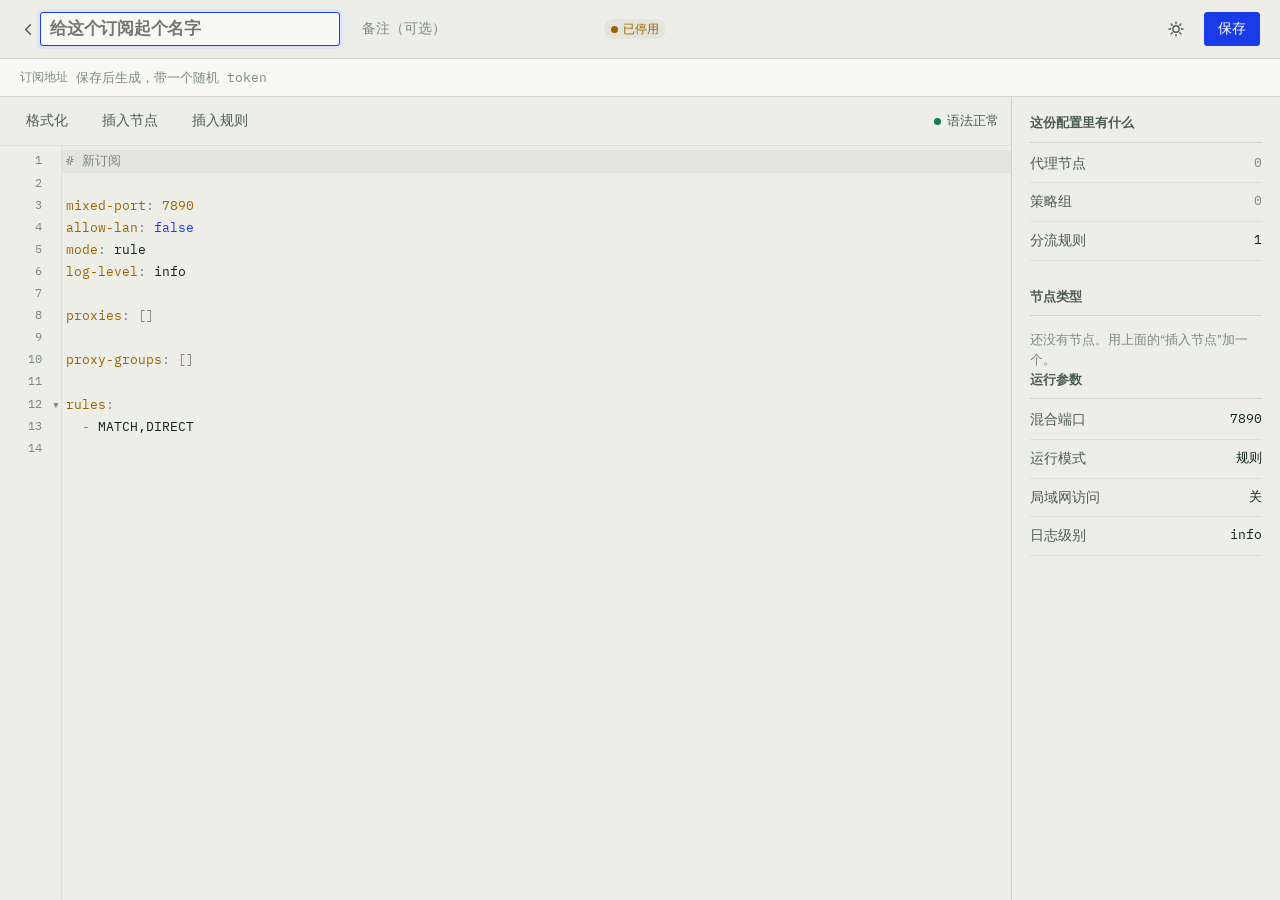
<file: web/editor.html>
<!doctype html>
<html lang="zh-CN" data-theme="light">
<head>
<meta charset="utf-8">
<meta name="viewport" content="width=device-width, initial-scale=1, viewport-fit=cover">
<title>编辑订阅 · clash-sub</title>
<link rel="preconnect" href="https://fonts.googleapis.com">
<link rel="preconnect" href="https://fonts.gstatic.com" crossorigin>
<link href="https://fonts.googleapis.com/css2?family=Archivo:wght@400;500;600;700&family=IBM+Plex+Mono:wght@400;500;600&display=swap" rel="stylesheet">
<link rel="stylesheet" href="assets/vendor/codemirror.min.css">
<link rel="stylesheet" href="assets/vendor/lint.min.css">
<link rel="stylesheet" href="assets/vendor/foldgutter.min.css">
<link rel="stylesheet" href="assets/app.css">
</head>
<body>

<div class="edit" id="shell">

  <header class="edithead">
    <a class="back" href="index.html" aria-label="返回订阅列表">
      <svg width="17" height="17" viewBox="0 0 17 17" fill="none" aria-hidden="true">
        <path d="M10.4 3.8L5.7 8.5l4.7 4.7" stroke="currentColor" stroke-width="1.5" stroke-linecap="round" stroke-linejoin="round"/>
      </svg>
    </a>

    <input class="nameinput" id="name" aria-label="订阅名称" placeholder="给这个订阅起个名字" maxlength="60">
    <input class="noteinput" id="note" aria-label="备注" placeholder="备注（可选）" maxlength="120">
    <button class="tag tag--draft" type="button" id="status" title="启用后订阅地址才可访问">
      <span class="dot dot--draft"></span>草稿
    </button>

    <span class="spacer"></span>

    <button class="iconbtn" type="button" data-theme-toggle aria-label="切换外观">
      <svg data-icon-light width="16" height="16" viewBox="0 0 16 16" fill="none" aria-hidden="true">
        <circle cx="8" cy="8" r="3.2" stroke="currentColor" stroke-width="1.4"/>
        <path d="M8 1v1.6M8 13.4V15M15 8h-1.6M2.6 8H1M12.9 3.1l-1.1 1.1M4.2 11.8l-1.1 1.1M12.9 12.9l-1.1-1.1M4.2 4.2L3.1 3.1" stroke="currentColor" stroke-width="1.4" stroke-linecap="round"/>
      </svg>
      <svg data-icon-dark width="16" height="16" viewBox="0 0 16 16" fill="none" aria-hidden="true" hidden>
        <path d="M13.4 9.6A5.8 5.8 0 016.4 2.6a5.9 5.9 0 107 7z" stroke="currentColor" stroke-width="1.4" stroke-linejoin="round"/>
      </svg>
    </button>
    <button class="btn btn--primary desktoponly" type="button" id="save">保存</button>
  </header>

  <div class="linkbar" id="linkbar">
    <span class="lbl">订阅地址</span>
    <code style="color:var(--ink-3)">保存后生成，带一个随机 token</code>
  </div>

  <div class="paneswitch" role="tablist" aria-label="视图">
    <button type="button" role="tab" aria-selected="true" data-pane-btn="code">编辑</button>
    <button type="button" role="tab" aria-selected="false" data-pane-btn="side">概览</button>
  </div>

  <div class="workspace">

    <section class="pane pane--code">
      <div class="cmbar">
        <button class="btn btn--quiet" type="button" id="fmt">格式化</button>
        <button class="btn btn--quiet" type="button" data-snip="proxy">插入节点</button>
        <button class="btn btn--quiet" type="button" data-snip="rule">插入规则</button>
        <span class="spacer"></span>
        <span class="state" id="state1"><span class="dot dot--live"></span><span>语法正常</span></span>
      </div>
      <div class="editorbox"><textarea id="yaml"></textarea></div>
    </section>

    <!-- Recomputed from the document on every keystroke. Not decoration:
         this is what the client will actually receive. -->
    <aside class="pane pane--side readout" aria-label="配置概览">
      <h2>这份配置里有什么</h2>
      <dl>
        <dt>代理节点</dt><dd id="c-proxies">0</dd>
        <dt>策略组</dt><dd id="c-groups">0</dd>
        <dt>分流规则</dt><dd id="c-rules">0</dd>
      </dl>

      <h2>节点类型</h2>
      <div class="bars" id="types"></div>

      <h2>运行参数</h2>
      <dl>
        <dt>混合端口</dt><dd id="c-port">—</dd>
        <dt>运行模式</dt><dd id="c-mode">—</dd>
        <dt>局域网访问</dt><dd id="c-lan">—</dd>
        <dt>日志级别</dt><dd id="c-log">—</dd>
      </dl>

      <div class="problem" id="problem" hidden>
        <span id="problemtext"></span>
        <code id="problemwhere"></code>
      </div>
    </aside>

  </div>

  <div class="savebar">
    <span class="state" id="state2"><span class="dot dot--live"></span><span>语法正常</span></span>
    <button class="btn btn--primary" type="button" id="save2">保存</button>
  </div>

</div>

<!-- 重新生成 token -->
<div class="scrim" id="dlg-token" hidden role="dialog" aria-modal="true" aria-labelledby="tokhead">
  <div class="dialog">
    <h2 id="tokhead">重新生成订阅地址？</h2>
    <p>会换一个新 token。旧地址马上失效，已经导入旧地址的客户端需要重新添加。</p>
    <div class="acts">
      <button class="btn" type="button" data-close data-autofocus>取消</button>
      <button class="btn btn--primary" type="button" id="tokok">重新生成</button>
    </div>
  </div>
</div>

<script src="assets/vendor/js-yaml.min.js"></script>
<script src="assets/vendor/codemirror.min.js"></script>
<script src="assets/vendor/yaml.min.js"></script>
<script src="assets/vendor/matchbrackets.min.js"></script>
<script src="assets/vendor/active-line.min.js"></script>
<script src="assets/vendor/foldcode.min.js"></script>
<script src="assets/vendor/foldgutter.min.js"></script>
<script src="assets/vendor/indent-fold.min.js"></script>
<script src="assets/vendor/lint.min.js"></script>
<script src="assets/app.js"></script>
<script>
(function () {
  'use strict';

  var qs = new URLSearchParams(location.search);
  var id = qs.get('id');
  var isNew = !id;

  var BLANK = [
    '# 新订阅',
    '',
    'mixed-port: 7890',
    'allow-lan: false',
    'mode: rule',
    'log-level: info',
    '',
    'proxies: []',
    '',
    'proxy-groups: []',
    '',
    'rules:',
    '  - MATCH,DIRECT',
    ''
  ].join('\n');

  /* ---- 语法检查 ---------------------------------------------------------- */

  /* Single source of truth. The lint addon runs on its own 500ms timer, so
     nothing else may read its result — everyone parses through here. */
  function parse(text) {
    if (!text.trim()) return { doc: {}, err: null };
    try {
      return { doc: jsyaml.load(text), err: null };
    } catch (e) {
      return {
        doc: null,
        err: {
          line: e.mark && typeof e.mark.line === 'number' ? e.mark.line : 0,
          col: e.mark && typeof e.mark.column === 'number' ? e.mark.column : 0,
          reason: e.reason || e.message
        }
      };
    }
  }

  function lint(text) {
    var err = parse(text).err;
    if (!err) return [];
    return [{
      from: CodeMirror.Pos(err.line, err.col),
      to: CodeMirror.Pos(err.line, err.col + 1),
      message: err.reason,
      severity: 'error'
    }];
  }

  /* ---- 编辑器 ------------------------------------------------------------ */

  var cm = CodeMirror.fromTextArea(document.getElementById('yaml'), {
    mode: 'yaml',
    theme: 'manifest',
    lineNumbers: true,
    lineWrapping: false,
    indentUnit: 2,
    tabSize: 2,
    indentWithTabs: false,
    smartIndent: true,
    matchBrackets: true,
    styleActiveLine: true,
    foldGutter: { rangeFinder: CodeMirror.fold.indent },
    gutters: ['CodeMirror-lint-markers', 'CodeMirror-linenumbers', 'CodeMirror-foldgutter'],
    lint: { getAnnotations: lint, async: false, lintOnChange: true },
    extraKeys: {
      Tab: function (c) { c.execCommand('indentMore'); },
      'Shift-Tab': function (c) { c.execCommand('indentLess'); },
      'Ctrl-S': function () { save(); },
      'Cmd-S': function () { save(); }
    }
  });

  /* ---- 概览：随输入重算 --------------------------------------------------- */

  var el = {
    proxies: document.getElementById('c-proxies'),
    groups: document.getElementById('c-groups'),
    rules: document.getElementById('c-rules'),
    port: document.getElementById('c-port'),
    mode: document.getElementById('c-mode'),
    lan: document.getElementById('c-lan'),
    log: document.getElementById('c-log'),
    types: document.getElementById('types'),
    problem: document.getElementById('problem'),
    problemText: document.getElementById('problemtext'),
    problemWhere: document.getElementById('problemwhere')
  };

  var MODE = { rule: '规则', global: '全局', direct: '直连' };

  function num(node, v) {
    node.textContent = v;
    node.classList.toggle('zero', v === 0 || v === '—');
  }

  function readout() {
    var res = parse(cm.getValue());
    var err = res.err;

    document.querySelectorAll('.state').forEach(function (s) {
      s.classList.toggle('bad', !!err);
      var d = s.querySelector('.dot');
      d.className = 'dot ' + (err ? '' : 'dot--live');
      d.style.background = err ? 'var(--red)' : '';
      s.querySelector('span:last-child').textContent =
        err ? '第 ' + (err.line + 1) + ' 行有错' : '语法正常';
    });

    if (err) {
      el.problem.hidden = false;
      el.problemText.textContent = 'YAML 还没读通，下面的数字停在上一次能读懂的内容。';
      el.problemWhere.textContent = '第 ' + (err.line + 1) + ' 行：' + err.reason;
      return;
    }
    el.problem.hidden = true;

    var doc = res.doc;
    if (!doc || typeof doc !== 'object') doc = {};

    var proxies = Array.isArray(doc.proxies) ? doc.proxies : [];
    var groups = Array.isArray(doc['proxy-groups']) ? doc['proxy-groups'] : [];
    var rules = Array.isArray(doc.rules) ? doc.rules : [];

    num(el.proxies, proxies.length);
    num(el.groups, groups.length);
    num(el.rules, rules.length);

    var port = doc['mixed-port'] || doc.port || doc['socks-port'];
    num(el.port, port || '—');
    num(el.mode, MODE[String(doc.mode || '').toLowerCase()] || doc.mode || '—');
    num(el.lan, doc['allow-lan'] === true ? '开' : doc['allow-lan'] === false ? '关' : '—');
    num(el.log, doc['log-level'] || '—');

    /* 节点类型分布 */
    var tally = {};
    proxies.forEach(function (p) {
      var t = (p && p.type ? String(p.type) : '未知').toLowerCase();
      tally[t] = (tally[t] || 0) + 1;
    });
    var keys = Object.keys(tally).sort(function (a, b) { return tally[b] - tally[a]; });
    var max = keys.length ? tally[keys[0]] : 1;

    if (!keys.length) {
      el.types.innerHTML = '<p class="hint" style="margin:8px 0 0">还没有节点。用上面的“插入节点”加一个。</p>';
      return;
    }
    el.types.innerHTML = keys.map(function (k) {
      return '<div class="bar"><span class="n">' + k + '</span><span class="n">' + tally[k] + '</span>' +
             '<span class="track"><i style="width:' + Math.round(tally[k] / max * 100) + '%"></i></span></div>';
    }).join('');
  }

  /* ---- 工具条 ------------------------------------------------------------ */

  document.getElementById('fmt').addEventListener('click', function () {
    var res = parse(cm.getValue());
    if (res.err) {
      window.toast('先修好第 ' + (res.err.line + 1) + ' 行的语法错误', 'error');
      return;
    }
    var at = cm.getCursor();
    cm.setValue(jsyaml.dump(res.doc, { indent: 2, lineWidth: 100, noRefs: true, sortKeys: false }));
    cm.setCursor(at);
    window.toast('已格式化');
  });

  var SNIPPETS = {
    proxy: [
      '  - name: 新节点',
      '    type: ss',
      '    server: example.net',
      '    port: 8443',
      '    cipher: aes-256-gcm',
      '    password: "REPLACE_ME"',
      ''
    ].join('\n'),
    rule: '  - DOMAIN-SUFFIX,example.com,DIRECT\n'
  };

  document.querySelectorAll('[data-snip]').forEach(function (b) {
    b.addEventListener('click', function () {
      var text = SNIPPETS[b.getAttribute('data-snip')];
      var line = cm.getCursor().line;
      cm.replaceRange(text, CodeMirror.Pos(line + 1, 0));
      cm.setCursor(CodeMirror.Pos(line + 1, 4));
      cm.focus();
    });
  });

  /* ---- 状态 -------------------------------------------------------------- */

  var nameEl = document.getElementById('name');
  var noteEl = document.getElementById('note');
  var statusEl = document.getElementById('status');
  var token = null;
  var enabled = false;
  var dirty = false;
  var ready = false;

  function paintStatus() {
    if (dirty) {
      statusEl.className = 'tag tag--draft';
      statusEl.innerHTML = '<span class="dot dot--draft"></span>未保存';
      statusEl.title = '有改动还没保存';
      return;
    }
    statusEl.className = enabled ? 'tag tag--live' : 'tag tag--draft';
    statusEl.innerHTML = enabled
      ? '<span class="dot dot--live"></span>已启用'
      : '<span class="dot dot--draft"></span>已停用';
    statusEl.title = enabled ? '点击停用，订阅地址将返回 404' : '点击启用，订阅地址才可访问';
  }

  function markDirty() {
    if (!ready || dirty) return;
    dirty = true;
    paintStatus();
  }

  function setToken(tok) {
    token = tok;
    var url = location.origin + '/subscribe?token=' + tok;
    document.getElementById('linkbar').innerHTML =
      '<span class="lbl">订阅地址</span>' +
      '<code>' + location.origin + '/subscribe?token=<b>' + tok + '</b></code>' +
      '<button class="minibtn" type="button" data-copy="' + url + '">复制</button>' +
      '<button class="minibtn" type="button" data-open="dlg-token">重新生成</button>';
  }

  /* 点状态标签直接启用 / 停用（已保存的订阅才有意义） */
  statusEl.addEventListener('click', function () {
    if (isNew && !token) { window.toast('先保存，再决定要不要启用', 'error'); return; }
    if (dirty) { window.toast('先保存改动', 'error'); return; }
    var want = !enabled;
    api('PATCH', '/api/subscriptions/' + id, { enabled: want }).then(function (it) {
      enabled = it.enabled;
      paintStatus();
      window.toast(enabled ? '已启用，订阅地址可以访问了' : '已停用，订阅地址暂时返回 404');
    }).catch(function (e) { window.toast(e.message, 'error'); });
  });

  /* ---- 保存 -------------------------------------------------------------- */

  function save() {
    var err = parse(cm.getValue()).err;
    if (err) { window.toast('第 ' + (err.line + 1) + ' 行还有语法错误，先修好再保存', 'error'); return; }

    var name = nameEl.value.trim();
    if (!name) { window.toast('给这个订阅起个名字', 'error'); nameEl.focus(); return; }

    var body = { name: name, note: noteEl.value.trim(), content: cm.getValue() };
    var req = id
      ? api('PUT', '/api/subscriptions/' + id, body)
      : api('POST', '/api/subscriptions', body);

    [document.getElementById('save'), document.getElementById('save2')].forEach(function (b) { b.disabled = true; });

    req.then(function (it) {
      var first = !id;
      id = String(it.id);
      isNew = false;
      enabled = it.enabled;
      dirty = false;
      paintStatus();

      if (it.token !== token) setToken(it.token);

      if (first) {
        history.replaceState(null, '', 'editor.html?id=' + id);
        document.title = name + ' · clash-sub';
        window.toast('已保存，订阅地址已生成');
      } else {
        window.toast('已保存');
      }
    }).catch(function (e) {
      window.toast(e.message, 'error');
    }).then(function () {
      [document.getElementById('save'), document.getElementById('save2')].forEach(function (b) { b.disabled = false; });
    });
  }

  document.getElementById('save').addEventListener('click', save);
  document.getElementById('save2').addEventListener('click', save);
  nameEl.addEventListener('input', markDirty);
  noteEl.addEventListener('input', markDirty);

  var t;
  cm.on('change', function () {
    clearTimeout(t);
    t = setTimeout(readout, 140);
    markDirty();
  });

  /* ---- token ------------------------------------------------------------- */

  document.getElementById('tokok').addEventListener('click', function () {
    var btn = this;
    btn.disabled = true;
    api('POST', '/api/subscriptions/' + id + '/token').then(function (it) {
      setToken(it.token);
      window.toast('已生成新的订阅地址');
    }).catch(function (e) {
      window.toast(e.message, 'error');
    }).then(function () {
      btn.disabled = false;
      window.closeDialog('dlg-token');
    });
  });

  /* ---- 装载 -------------------------------------------------------------- */

  function boot(sub) {
    if (sub) {
      nameEl.value = sub.name;
      noteEl.value = sub.note || '';
      enabled = sub.enabled;
      cm.setValue(sub.content || '');   // omitempty drops an empty document
      setToken(sub.token);
      document.title = sub.name + ' · clash-sub';
    } else {
      document.title = '新建订阅 · clash-sub';
      cm.setValue(BLANK);
      setTimeout(function () { nameEl.focus(); }, 60);
    }
    ready = true;
    paintStatus();
    readout();
    cm.refresh();
  }

  if (isNew) {
    boot(null);
  } else {
    api('GET', '/api/subscriptions/' + id)
      .then(boot)
      .catch(function (e) {
        window.toast(e.message || '这条订阅不存在', 'error');
        setTimeout(function () { location.replace('index.html'); }, 1200);
      });
  }

  /* ---- H5 视图切换 -------------------------------------------------------- */

  document.querySelectorAll('[data-pane-btn]').forEach(function (b) {
    b.addEventListener('click', function () {
      document.querySelectorAll('[data-pane-btn]').forEach(function (o) {
        o.setAttribute('aria-selected', String(o === b));
      });
      document.getElementById('shell').setAttribute('data-pane', b.getAttribute('data-pane-btn'));
      if (b.getAttribute('data-pane-btn') === 'code') setTimeout(function () { cm.refresh(); }, 0);
    });
  });

  window.addEventListener('beforeunload', function (e) {
    if (!dirty) return;
    e.preventDefault();
    e.returnValue = '';
  });
})();
</script>
</body>
</html>
</file>
<file: web/assets/app.css>
@charset "utf-8";

/* ==========================================================================
   clash-sub — 订阅管理
   Two-ink technical print: pale sage stock, pine ink, riso blue.
   Structure is expressed with indent guides, the way YAML expresses it.
   ========================================================================== */

:root {
  --paper:      #edeee8;
  --paper-2:    #f7f8f4;
  --paper-3:    #e3e5dc;
  --ink:        #10231d;
  --ink-2:      #4a5c55;
  --ink-3:      #7b8a83;
  --rule:       #cfd4cb;
  --rule-2:     #dee1d8;

  --blue:       #1a3ce8;
  --blue-ink:   #12299e;
  --blue-wash:  #e0e4fb;
  --green:      #0e7c55;
  --green-wash: #dceee5;
  --red:        #c1301a;
  --red-wash:   #f7e0da;
  --amber:      #9a6300;

  --sans: "Archivo", "PingFang SC", "Hiragino Sans GB", "Microsoft YaHei", system-ui, sans-serif;
  --mono: "IBM Plex Mono", ui-monospace, "SF Mono", Menlo, "PingFang SC", monospace;

  --r-sm: 3px;
  --r-md: 6px;

  --bar-h: 52px;
  color-scheme: light;
}

[data-theme="dark"] {
  --paper:      #0d1512;
  --paper-2:    #141d19;
  --paper-3:    #1b2621;
  --ink:        #e7ece6;
  --ink-2:      #9dada6;
  --ink-3:      #6c7d76;
  --rule:       #253129;
  --rule-2:     #1d2823;

  --blue:       #8b9bff;
  --blue-ink:   #b3bcff;
  --blue-wash:  #1c2450;
  --green:      #4fc494;
  --green-wash: #123328;
  --red:        #f08167;
  --red-wash:   #3a1a14;
  --amber:      #d6a04a;
  color-scheme: dark;
}

* { box-sizing: border-box; }

/* Author-level, because class rules that set `display` outrank the UA sheet. */
[hidden] { display: none !important; }

html, body { height: 100%; }

body {
  margin: 0;
  background: var(--paper);
  color: var(--ink);
  font-family: var(--sans);
  font-size: 15px;
  line-height: 1.55;
  -webkit-font-smoothing: antialiased;
  text-rendering: optimizeLegibility;
}

h1, h2, h3, p, ul, ol, dl, dd, figure { margin: 0; }
ul, ol { padding: 0; list-style: none; }

a { color: var(--blue); text-decoration: none; }
a:hover { text-decoration: underline; text-underline-offset: 3px; }

:focus-visible {
  outline: 2px solid var(--blue);
  outline-offset: 2px;
  border-radius: 2px;
}

::selection { background: var(--blue-wash); color: var(--ink); }

.mono { font-family: var(--mono); font-variant-ligatures: none; }
.num  { font-family: var(--mono); font-size: .8125rem; font-variant-numeric: tabular-nums; }
.sr   { position: absolute; width: 1px; height: 1px; overflow: hidden; clip: rect(0 0 0 0); white-space: nowrap; }

/* ---------------------------------------------------------------- controls */

.btn {
  font: 500 .875rem/1 var(--sans);
  display: inline-flex;
  align-items: center;
  gap: 7px;
  height: 34px;
  padding: 0 13px;
  border: 1px solid var(--rule);
  border-radius: var(--r-sm);
  background: var(--paper-2);
  color: var(--ink);
  cursor: pointer;
  white-space: nowrap;
  transition: border-color .12s, background-color .12s;
}
.btn:hover { border-color: var(--ink-3); text-decoration: none; }
.btn:active { background: var(--paper-3); }
.btn[disabled] { opacity: .45; pointer-events: none; }

.btn--primary {
  background: var(--blue);
  border-color: var(--blue);
  color: #fff;
}
.btn--primary:hover { background: var(--blue-ink); border-color: var(--blue-ink); }
[data-theme="dark"] .btn--primary { color: #0d1512; }

.btn--danger { color: var(--red); }
.btn--danger:hover { border-color: var(--red); background: var(--red-wash); }

.btn--quiet { background: transparent; border-color: transparent; color: var(--ink-2); }
.btn--quiet:hover { background: var(--paper-3); border-color: transparent; color: var(--ink); }

.btn--lg { height: 42px; padding: 0 18px; font-size: .9375rem; }
.btn--block { width: 100%; justify-content: center; }

.btn svg { flex: none; }

.field { display: block; }
.field > .label {
  display: block;
  font-size: .8125rem;
  font-weight: 500;
  color: var(--ink-2);
  margin-bottom: 6px;
}
.input {
  font: 400 .9375rem/1.4 var(--sans);
  display: block;
  width: 100%;
  height: 40px;
  padding: 0 12px;
  border: 1px solid var(--rule);
  border-radius: var(--r-sm);
  background: var(--paper-2);
  color: var(--ink);
  transition: border-color .12s;
}
.input::placeholder { color: var(--ink-3); }
.input:hover { border-color: var(--ink-3); }
.input:focus { outline: none; border-color: var(--blue); box-shadow: 0 0 0 3px var(--blue-wash); }
.input[aria-invalid="true"] { border-color: var(--red); }

.hint { font-size: .8125rem; color: var(--ink-3); margin-top: 6px; }
.hint--error { color: var(--red); }

.check { display: flex; align-items: center; gap: 8px; font-size: .875rem; color: var(--ink-2); cursor: pointer; }
.check input { width: 15px; height: 15px; accent-color: var(--blue); margin: 0; }

/* status dot -------------------------------------------------------------- */

.dot {
  width: 7px; height: 7px; border-radius: 50%;
  background: var(--ink-3);
  flex: none;
}
.dot--live { background: var(--green); }
.dot--draft { background: var(--amber); }

.tag {
  font: 500 .75rem/1 var(--sans);
  display: inline-flex; align-items: center; gap: 5px;
  height: 20px; padding: 0 7px;
  border-radius: 10px;
  background: var(--paper-3);
  color: var(--ink-2);
}
.tag--live { background: var(--green-wash); color: var(--green); }
.tag--draft { background: var(--paper-3); color: var(--amber); }

button.tag { border: 0; font-family: inherit; cursor: pointer; }
button.tag:hover { filter: brightness(.96); }
[data-theme="dark"] button.tag:hover { filter: brightness(1.25); }

/* ------------------------------------------------------------------ topbar */

.topbar {
  position: sticky; top: 0; z-index: 40;
  display: flex; align-items: center; gap: 14px;
  height: var(--bar-h);
  padding: 0 20px;
  background: var(--paper);
  border-bottom: 1px solid var(--rule);
}

.brand { display: flex; align-items: center; gap: 9px; color: var(--ink); }
.brand:hover { text-decoration: none; }
.brand .glyph { color: var(--blue); flex: none; }
.brand .word {
  font-family: var(--mono);
  font-size: .875rem;
  font-weight: 600;
  letter-spacing: -.01em;
}

.topbar .spacer { flex: 1; }

.iconbtn {
  display: inline-flex; align-items: center; justify-content: center;
  width: 32px; height: 32px;
  border: 0; border-radius: var(--r-sm);
  background: transparent; color: var(--ink-2);
  cursor: pointer;
}
.iconbtn:hover { background: var(--paper-3); color: var(--ink); }

.who { display: flex; align-items: center; gap: 8px; font-size: .875rem; color: var(--ink-2); }
.who .avatar {
  width: 26px; height: 26px; border-radius: 50%;
  background: var(--ink); color: var(--paper);
  display: grid; place-items: center;
  font: 600 .75rem/1 var(--mono);
  flex: none;
}

/* -------------------------------------------------------------------- page */

.page { max-width: 1120px; margin: 0 auto; padding: 34px 20px 72px; }

.pagehead {
  display: flex; align-items: flex-end; gap: 14px;
  flex-wrap: wrap;
  margin-bottom: 22px;
}
.pagehead h1 {
  font-size: 1.75rem;
  font-weight: 600;
  letter-spacing: -.022em;
  line-height: 1.15;
}
.pagehead .count { font-family: var(--mono); font-size: .875rem; color: var(--ink-3); padding-bottom: 5px; }
.pagehead .spacer { flex: 1; }

.toolrow { display: flex; align-items: center; gap: 10px; margin-bottom: 4px; }
.search { position: relative; flex: 1; max-width: 300px; }
.search .input { height: 34px; padding-left: 32px; font-size: .875rem; }
.search svg { position: absolute; left: 10px; top: 9px; color: var(--ink-3); pointer-events: none; }

/* ---------------------------------------------------- the list, as a tree
   Each row hangs off a hairline guide with a fold tick — the fold gutter of
   an editor, reused as the page's structure. Nested facts sit one step in. */

.tree { border-top: 1px solid var(--rule); }

.node {
  position: relative;
  display: grid;
  grid-template-columns: 26px minmax(0, 1fr) 78px 78px 118px auto;
  align-items: start;
  column-gap: 16px;
  padding: 15px 0 15px;
  border-bottom: 1px solid var(--rule-2);
}
.node:hover { background: var(--paper-2); }
.node:hover .guide::before { background: var(--blue); }

.guide { position: relative; align-self: stretch; }
.guide::before {                        /* vertical stem */
  content: ""; position: absolute;
  left: 11px; top: 0; bottom: 0;
  width: 1px; background: var(--rule);
  transition: background-color .12s;
}
.guide::after {                         /* the fold tick */
  content: ""; position: absolute;
  left: 11px; top: 10px;
  width: 9px; height: 1px; background: var(--rule);
}

.node .title { display: flex; align-items: center; gap: 9px; min-width: 0; }
.node .title a {
  font-size: 1rem; font-weight: 600; letter-spacing: -.012em;
  color: var(--ink); min-width: 0;
  overflow: hidden; text-overflow: ellipsis; white-space: nowrap;
}
.node .title a:hover { color: var(--blue); text-decoration: none; }

.node .note { font-size: .8125rem; color: var(--ink-3); margin-top: 2px; }

/* one indent deeper: the machine text */
.sub {
  display: flex; align-items: center; gap: 6px;
  margin-top: 9px; padding-left: 14px;
  position: relative;
  min-width: 0;
}
.sub::before {
  content: ""; position: absolute; left: 0; top: 3px; bottom: 3px;
  width: 1px; background: var(--rule-2);
}
.url {
  font-family: var(--mono); font-size: .75rem;
  color: var(--ink-2);
  overflow: hidden; text-overflow: ellipsis; white-space: nowrap;
  min-width: 0;
}
.url b { font-weight: 500; color: var(--blue); }

.minibtn {
  font: 500 .6875rem/1 var(--sans);
  height: 21px; padding: 0 7px; flex: none;
  border: 1px solid var(--rule); border-radius: var(--r-sm);
  background: var(--paper-2); color: var(--ink-2);
  cursor: pointer;
}
.minibtn:hover { border-color: var(--ink-3); color: var(--ink); }

.node .metric { font-family: var(--mono); font-size: .8125rem; font-variant-numeric: tabular-nums; padding-top: 3px; }
.node .metric span { display: block; font-family: var(--sans); font-size: .6875rem; color: var(--ink-3); margin-top: 1px; }
.node .metric.zero { color: var(--ink-3); }
.node .when { font-size: .8125rem; color: var(--ink-3); padding-top: 3px; }
.node .acts { display: flex; align-items: center; gap: 2px; }

/* empty state */
.empty { padding: 64px 26px; text-align: left; border-bottom: 1px solid var(--rule-2); }
.empty h2 { font-size: 1.0625rem; font-weight: 600; margin-bottom: 5px; }
.empty p { color: var(--ink-2); font-size: .9375rem; max-width: 46ch; margin-bottom: 16px; }

/* ------------------------------------------------------------------ dialog */

.scrim {
  position: fixed; inset: 0; z-index: 90;
  background: rgba(16, 35, 29, .38);
  display: grid; place-items: center;
  padding: 20px;
}
[data-theme="dark"] .scrim { background: rgba(0, 0, 0, .6); }
.scrim[hidden] { display: none; }

.dialog {
  width: 100%; max-width: 420px;
  background: var(--paper-2);
  border: 1px solid var(--rule);
  border-radius: var(--r-md);
  box-shadow: 0 18px 44px -14px rgba(16, 35, 29, .34);
  padding: 22px;
}
.dialog h2 { font-size: 1.0625rem; font-weight: 600; letter-spacing: -.012em; margin-bottom: 7px; }
.dialog p { font-size: .9375rem; color: var(--ink-2); }
.dialog .acts { display: flex; justify-content: flex-end; gap: 8px; margin-top: 20px; }

.qr {
  display: grid; place-items: center;
  padding: 18px; margin-top: 16px;
  background: #fff; border: 1px solid var(--rule); border-radius: var(--r-sm);
}
.qr canvas, .qr img { display: block; }

/* ------------------------------------------------------------------- toast */

.toast {
  position: fixed; left: 20px; bottom: 20px; z-index: 120;
  display: flex; align-items: center; gap: 9px;
  padding: 10px 15px;
  background: var(--ink); color: var(--paper);
  border-radius: var(--r-sm);
  font-size: .875rem;
  box-shadow: 0 10px 26px -10px rgba(16, 35, 29, .5);
  transform: translateY(8px); opacity: 0;
  pointer-events: none;
  transition: opacity .16s, transform .16s;
}
.toast[data-show="1"] { opacity: 1; transform: none; }
.toast .dot--live { background: #5fd6a4; }

/* ==========================================================================
   Login
   ========================================================================== */

/* Centred, no card, no shadow: the paper stock is the background. The only
   ornament is the same hairline guide the subscription list hangs off. */
.signin {
  min-height: 100dvh;
  display: grid;
  place-items: center;
  padding: 40px 20px;
}
.signin .card { width: 100%; max-width: 324px; }

.signin .brand { margin-bottom: 28px; }

.signin h1 {
  font-size: 1.625rem; font-weight: 600;
  letter-spacing: -.024em; line-height: 1.2;
  margin-bottom: 6px;
}
.signin .lede { color: var(--ink-2); font-size: .9375rem; margin-bottom: 24px; }
.signin .field { margin-bottom: 14px; }
.signin .row { display: flex; align-items: center; justify-content: space-between; margin: 16px 0 20px; }

.signin .footline {
  margin-top: 26px; padding-top: 16px;
  border-top: 1px solid var(--rule);
  font-size: .8125rem; color: var(--ink-3);
}

.alert {
  display: flex; gap: 9px;
  padding: 10px 12px; margin-bottom: 18px;
  background: var(--red-wash);
  border-left: 2px solid var(--red);
  border-radius: 0 var(--r-sm) var(--r-sm) 0;
  font-size: .875rem; color: var(--ink);
}
.alert svg { flex: none; color: var(--red); margin-top: 2px; }

/* ==========================================================================
   Editor
   ========================================================================== */

.edit { display: flex; flex-direction: column; height: 100vh; }

.edithead {
  display: flex; align-items: center; gap: 12px;
  padding: 12px 20px;
  border-bottom: 1px solid var(--rule);
  flex-wrap: wrap;
}
.edithead .back { display: inline-flex; align-items: center; color: var(--ink-2); }
.edithead .back:hover { color: var(--ink); text-decoration: none; }

.nameinput {
  font: 600 1.0625rem/1.3 var(--sans);
  letter-spacing: -.014em;
  border: 1px solid transparent;
  background: transparent; color: var(--ink);
  padding: 5px 9px; margin-left: -9px;
  border-radius: var(--r-sm);
  width: min(300px, 42vw);
}
.nameinput:hover { border-color: var(--rule); }
.nameinput:focus { outline: none; border-color: var(--blue); background: var(--paper-2); box-shadow: 0 0 0 3px var(--blue-wash); }

.noteinput {
  font: 400 .875rem/1.4 var(--sans);
  border: 1px solid transparent;
  background: transparent; color: var(--ink-2);
  padding: 5px 9px;
  border-radius: var(--r-sm);
  width: min(240px, 30vw);
}
.noteinput::placeholder { color: var(--ink-3); }
.noteinput:hover { border-color: var(--rule); }
.noteinput:focus { outline: none; border-color: var(--blue); background: var(--paper-2); color: var(--ink); box-shadow: 0 0 0 3px var(--blue-wash); }

.edithead .spacer { flex: 1; }

.linkbar {
  display: flex; align-items: center; gap: 8px;
  padding: 9px 20px;
  background: var(--paper-2);
  border-bottom: 1px solid var(--rule);
  overflow-x: auto;
}
.linkbar .lbl { font-size: .75rem; color: var(--ink-3); flex: none; }
.linkbar code {
  font-family: var(--mono); font-size: .78125rem;
  color: var(--ink); white-space: nowrap;
}
.linkbar code b { font-weight: 500; color: var(--blue); }

.workspace { flex: 1; display: grid; grid-template-columns: minmax(0, 1fr) 268px; min-height: 0; }

.pane { display: flex; flex-direction: column; min-height: 0; min-width: 0; }
.pane--code { border-right: 1px solid var(--rule); }

.cmbar {
  display: flex; align-items: center; gap: 6px;
  padding: 7px 12px;
  border-bottom: 1px solid var(--rule-2);
  flex-wrap: wrap;
}
.cmbar .spacer { flex: 1; }
.cmbar .state { display: flex; align-items: center; gap: 6px; font-size: .78125rem; color: var(--ink-2); }
.cmbar .state.bad { color: var(--red); }

.editorbox { flex: 1; min-height: 0; position: relative; }
.editorbox .CodeMirror { position: absolute; inset: 0; }

/* right column: the parsed manifest, recomputed while typing */
.readout { overflow-y: auto; padding: 16px 18px 40px; }
.readout h2 {
  font-size: .8125rem; font-weight: 600; color: var(--ink-2);
  padding-bottom: 8px; margin-bottom: 2px;
  border-bottom: 1px solid var(--rule);
}
.readout h2 + h2, .readout dl + h2 { margin-top: 26px; }

.readout dl { display: grid; grid-template-columns: 1fr auto; }
.readout dt, .readout dd {
  padding: 8px 0; border-bottom: 1px solid var(--rule-2);
  font-size: .875rem;
}
.readout dt { color: var(--ink-2); }
.readout dd {
  font-family: var(--mono); font-size: .8125rem;
  font-variant-numeric: tabular-nums; text-align: right; color: var(--ink);
}
.readout dd.zero { color: var(--ink-3); }

.bars { margin-top: 4px; }
.bars .bar { display: grid; grid-template-columns: 1fr auto; align-items: center; gap: 10px; padding: 7px 0; }
.bars .bar .n { font-family: var(--mono); font-size: .78125rem; color: var(--ink-2); }
.bars .track { grid-column: 1 / -1; height: 3px; background: var(--paper-3); border-radius: 2px; overflow: hidden; }
.bars .track i { display: block; height: 100%; background: var(--blue); }

.problem {
  margin-top: 12px; padding: 10px 12px;
  background: var(--red-wash);
  border-left: 2px solid var(--red);
  font-size: .8125rem; color: var(--ink);
}
.problem code { font-family: var(--mono); font-size: .75rem; display: block; margin-top: 4px; color: var(--red); }

/* mobile tab switch, hidden on desktop */
.paneswitch { display: none; }

/* ---------------------------------------------------- CodeMirror: manifest */

.CodeMirror {
  height: 100% !important;
  font-family: var(--mono);
  font-size: 13px;
  line-height: 1.7;
  background: var(--paper);
  color: var(--ink);
}
.cm-s-manifest .CodeMirror-gutters {
  background: var(--paper);
  border-right: 1px solid var(--rule-2);
}
.cm-s-manifest .CodeMirror-linenumber { color: var(--ink-3); font-size: 11.5px; padding-right: 10px; }
.cm-s-manifest .CodeMirror-cursor { border-left: 2px solid var(--blue); }
.cm-s-manifest .CodeMirror-activeline-background { background: var(--paper-3); }
.cm-s-manifest .CodeMirror-selected { background: var(--blue-wash) !important; }
.cm-s-manifest .CodeMirror-matchingbracket { color: var(--blue) !important; border-bottom: 1px solid var(--blue); }

.cm-s-manifest .cm-atom { color: var(--amber); }
.cm-s-manifest .cm-number { color: var(--amber); }
.cm-s-manifest .cm-keyword { color: var(--blue); }
.cm-s-manifest .cm-string { color: var(--green); }
.cm-s-manifest .cm-comment { color: var(--ink-3); font-style: normal; }
.cm-s-manifest .cm-meta { color: var(--ink-3); }
.cm-s-manifest .cm-def, .cm-s-manifest .cm-variable-2 { color: var(--blue); }

.cm-s-manifest .CodeMirror-foldmarker {
  color: var(--blue); text-shadow: none; font-family: var(--mono);
  font-size: 11px; padding: 0 4px;
}
.cm-s-manifest .CodeMirror-guttermarker-subtle { color: var(--ink-3); }
.CodeMirror-lint-marker-error { filter: none; }

/* ==========================================================================
   H5 / responsive
   ========================================================================== */

@media (max-width: 960px) {
  .workspace { grid-template-columns: 1fr; }
  .pane--code { border-right: 0; }
  .pane--side { display: none; border-top: 1px solid var(--rule); }

  .paneswitch {
    display: flex; gap: 4px;
    padding: 8px 14px;
    border-bottom: 1px solid var(--rule);
  }
  .paneswitch button {
    font: 500 .875rem/1 var(--sans);
    flex: 1; height: 32px;
    border: 1px solid var(--rule); border-radius: var(--r-sm);
    background: transparent; color: var(--ink-2); cursor: pointer;
  }
  .paneswitch button[aria-selected="true"] { background: var(--ink); border-color: var(--ink); color: var(--paper); }

  [data-pane="side"] .pane--code { display: none; }
  [data-pane="side"] .pane--side { display: flex; }
}

@media (max-width: 760px) {
  .signin { padding: 34px 18px 48px; align-items: start; }
  .signin .card { max-width: 380px; }

  .page { padding: 22px 14px 60px; }
  .topbar { padding: 0 14px; gap: 10px; }
  .who .name { display: none; }

  .pagehead h1 { font-size: 1.5rem; }
  .search { max-width: none; }

  /* the tree collapses: guide stays, columns stack */
  .node {
    grid-template-columns: 22px minmax(0, 1fr);
    row-gap: 0;
    padding: 14px 0;
  }
  .node > .metric, .node > .when { display: none; }
  .node .acts { grid-column: 2; margin-top: 11px; gap: 6px; }
  .node .acts .btn { height: 30px; font-size: .8125rem; }
  .node .mobilemeta {          /* nested inside the title cell, not a grid item */
    display: flex; gap: 12px;
    margin-top: 8px;
    font-family: var(--mono); font-size: .75rem; color: var(--ink-3);
  }

  .edithead { padding: 10px 14px; gap: 8px; }
  .nameinput { font-size: 1rem; width: 100%; order: 3; margin-left: 0; padding-left: 0; }
  .noteinput { width: 100%; order: 4; padding-left: 0; }
  .linkbar { padding: 8px 14px; }
  .toast { left: 14px; right: 14px; bottom: 14px; }
  .dialog { padding: 18px; }
}

@media (min-width: 761px) { .node .mobilemeta { display: none; } }

/* sticky save bar on phones — the one action you came for */
.savebar { display: none; }
@media (max-width: 960px) {
  .savebar {
    display: flex; align-items: center; gap: 10px;
    padding: 10px 14px calc(10px + env(safe-area-inset-bottom));
    border-top: 1px solid var(--rule);
    background: var(--paper);
  }
  .savebar .state { flex: 1; font-size: .78125rem; color: var(--ink-2); display: flex; align-items: center; gap: 6px; }
  .savebar .state.bad { color: var(--red); }
  .edithead .desktoponly { display: none; }
}

@media (prefers-reduced-motion: reduce) {
  *, *::before, *::after {
    animation-duration: .001ms !important;
    animation-iteration-count: 1 !important;
    transition-duration: .001ms !important;
  }
}
</file>
<file: web/assets/vendor/codemirror.min.css>
.CodeMirror{font-family:monospace;height:300px;color:#000;direction:ltr}.CodeMirror-lines{padding:4px 0}.CodeMirror pre.CodeMirror-line,.CodeMirror pre.CodeMirror-line-like{padding:0 4px}.CodeMirror-gutter-filler,.CodeMirror-scrollbar-filler{background-color:#fff}.CodeMirror-gutters{border-right:1px solid #ddd;background-color:#f7f7f7;white-space:nowrap}.CodeMirror-linenumber{padding:0 3px 0 5px;min-width:20px;text-align:right;color:#999;white-space:nowrap}.CodeMirror-guttermarker{color:#000}.CodeMirror-guttermarker-subtle{color:#999}.CodeMirror-cursor{border-left:1px solid #000;border-right:none;width:0}.CodeMirror div.CodeMirror-secondarycursor{border-left:1px solid silver}.cm-fat-cursor .CodeMirror-cursor{width:auto;border:0!important;background:#7e7}.cm-fat-cursor div.CodeMirror-cursors{z-index:1}.cm-fat-cursor .CodeMirror-line::selection,.cm-fat-cursor .CodeMirror-line>span::selection,.cm-fat-cursor .CodeMirror-line>span>span::selection{background:0 0}.cm-fat-cursor .CodeMirror-line::-moz-selection,.cm-fat-cursor .CodeMirror-line>span::-moz-selection,.cm-fat-cursor .CodeMirror-line>span>span::-moz-selection{background:0 0}.cm-fat-cursor{caret-color:transparent}@-moz-keyframes blink{50%{background-color:transparent}}@-webkit-keyframes blink{50%{background-color:transparent}}@keyframes blink{50%{background-color:transparent}}.cm-tab{display:inline-block;text-decoration:inherit}.CodeMirror-rulers{position:absolute;left:0;right:0;top:-50px;bottom:0;overflow:hidden}.CodeMirror-ruler{border-left:1px solid #ccc;top:0;bottom:0;position:absolute}.cm-s-default .cm-header{color:#00f}.cm-s-default .cm-quote{color:#090}.cm-negative{color:#d44}.cm-positive{color:#292}.cm-header,.cm-strong{font-weight:700}.cm-em{font-style:italic}.cm-link{text-decoration:underline}.cm-strikethrough{text-decoration:line-through}.cm-s-default .cm-keyword{color:#708}.cm-s-default .cm-atom{color:#219}.cm-s-default .cm-number{color:#164}.cm-s-default .cm-def{color:#00f}.cm-s-default .cm-variable-2{color:#05a}.cm-s-default .cm-type,.cm-s-default .cm-variable-3{color:#085}.cm-s-default .cm-comment{color:#a50}.cm-s-default .cm-string{color:#a11}.cm-s-default .cm-string-2{color:#f50}.cm-s-default .cm-meta{color:#555}.cm-s-default .cm-qualifier{color:#555}.cm-s-default .cm-builtin{color:#30a}.cm-s-default .cm-bracket{color:#997}.cm-s-default .cm-tag{color:#170}.cm-s-default .cm-attribute{color:#00c}.cm-s-default .cm-hr{color:#999}.cm-s-default .cm-link{color:#00c}.cm-s-default .cm-error{color:red}.cm-invalidchar{color:red}.CodeMirror-composing{border-bottom:2px solid}div.CodeMirror span.CodeMirror-matchingbracket{color:#0b0}div.CodeMirror span.CodeMirror-nonmatchingbracket{color:#a22}.CodeMirror-matchingtag{background:rgba(255,150,0,.3)}.CodeMirror-activeline-background{background:#e8f2ff}.CodeMirror{position:relative;overflow:hidden;background:#fff}.CodeMirror-scroll{overflow:scroll!important;margin-bottom:-50px;margin-right:-50px;padding-bottom:50px;height:100%;outline:0;position:relative;z-index:0}.CodeMirror-sizer{position:relative;border-right:50px solid transparent}.CodeMirror-gutter-filler,.CodeMirror-hscrollbar,.CodeMirror-scrollbar-filler,.CodeMirror-vscrollbar{position:absolute;z-index:6;display:none;outline:0}.CodeMirror-vscrollbar{right:0;top:0;overflow-x:hidden;overflow-y:scroll}.CodeMirror-hscrollbar{bottom:0;left:0;overflow-y:hidden;overflow-x:scroll}.CodeMirror-scrollbar-filler{right:0;bottom:0}.CodeMirror-gutter-filler{left:0;bottom:0}.CodeMirror-gutters{position:absolute;left:0;top:0;min-height:100%;z-index:3}.CodeMirror-gutter{white-space:normal;height:100%;display:inline-block;vertical-align:top;margin-bottom:-50px}.CodeMirror-gutter-wrapper{position:absolute;z-index:4;background:0 0!important;border:none!important}.CodeMirror-gutter-background{position:absolute;top:0;bottom:0;z-index:4}.CodeMirror-gutter-elt{position:absolute;cursor:default;z-index:4}.CodeMirror-gutter-wrapper ::selection{background-color:transparent}.CodeMirror-gutter-wrapper ::-moz-selection{background-color:transparent}.CodeMirror-lines{cursor:text;min-height:1px}.CodeMirror pre.CodeMirror-line,.CodeMirror pre.CodeMirror-line-like{-moz-border-radius:0;-webkit-border-radius:0;border-radius:0;border-width:0;background:0 0;font-family:inherit;font-size:inherit;margin:0;white-space:pre;word-wrap:normal;line-height:inherit;color:inherit;z-index:2;position:relative;overflow:visible;-webkit-tap-highlight-color:transparent;-webkit-font-variant-ligatures:contextual;font-variant-ligatures:contextual}.CodeMirror-wrap pre.CodeMirror-line,.CodeMirror-wrap pre.CodeMirror-line-like{word-wrap:break-word;white-space:pre-wrap;word-break:normal}.CodeMirror-linebackground{position:absolute;left:0;right:0;top:0;bottom:0;z-index:0}.CodeMirror-linewidget{position:relative;z-index:2;padding:.1px}.CodeMirror-rtl pre{direction:rtl}.CodeMirror-code{outline:0}.CodeMirror-gutter,.CodeMirror-gutters,.CodeMirror-linenumber,.CodeMirror-scroll,.CodeMirror-sizer{-moz-box-sizing:content-box;box-sizing:content-box}.CodeMirror-measure{position:absolute;width:100%;height:0;overflow:hidden;visibility:hidden}.CodeMirror-cursor{position:absolute;pointer-events:none}.CodeMirror-measure pre{position:static}div.CodeMirror-cursors{visibility:hidden;position:relative;z-index:3}div.CodeMirror-dragcursors{visibility:visible}.CodeMirror-focused div.CodeMirror-cursors{visibility:visible}.CodeMirror-selected{background:#d9d9d9}.CodeMirror-focused .CodeMirror-selected{background:#d7d4f0}.CodeMirror-crosshair{cursor:crosshair}.CodeMirror-line::selection,.CodeMirror-line>span::selection,.CodeMirror-line>span>span::selection{background:#d7d4f0}.CodeMirror-line::-moz-selection,.CodeMirror-line>span::-moz-selection,.CodeMirror-line>span>span::-moz-selection{background:#d7d4f0}.cm-searching{background-color:#ffa;background-color:rgba(255,255,0,.4)}.cm-force-border{padding-right:.1px}@media print{.CodeMirror div.CodeMirror-cursors{visibility:hidden}}.cm-tab-wrap-hack:after{content:''}span.CodeMirror-selectedtext{background:0 0}
</file>
<file: web/assets/vendor/lint.min.css>
.CodeMirror-lint-markers{width:16px}.CodeMirror-lint-tooltip{background-color:#ffd;border:1px solid #000;border-radius:4px 4px 4px 4px;color:#000;font-family:monospace;font-size:10pt;overflow:hidden;padding:2px 5px;position:fixed;white-space:pre;white-space:pre-wrap;z-index:100;max-width:600px;opacity:0;transition:opacity .4s;-moz-transition:opacity .4s;-webkit-transition:opacity .4s;-o-transition:opacity .4s;-ms-transition:opacity .4s}.CodeMirror-lint-mark{background-position:left bottom;background-repeat:repeat-x}.CodeMirror-lint-mark-warning{background-image:url([data-uri])}.CodeMirror-lint-mark-error{background-image:url([data-uri])}.CodeMirror-lint-marker{background-position:center center;background-repeat:no-repeat;cursor:pointer;display:inline-block;height:16px;width:16px;vertical-align:middle;position:relative}.CodeMirror-lint-message{padding-left:18px;background-position:top left;background-repeat:no-repeat}.CodeMirror-lint-marker-warning,.CodeMirror-lint-message-warning{background-image:url([data-uri])}.CodeMirror-lint-marker-error,.CodeMirror-lint-message-error{background-image:url([data-uri])}.CodeMirror-lint-marker-multiple{background-image:url([data-uri]);background-repeat:no-repeat;background-position:right bottom;width:100%;height:100%}.CodeMirror-lint-line-error{background-color:rgba(183,76,81,.08)}.CodeMirror-lint-line-warning{background-color:rgba(255,211,0,.1)}
</file>
<file: web/assets/vendor/foldgutter.min.css>
.CodeMirror-foldmarker{color:#00f;text-shadow:#b9f 1px 1px 2px,#b9f -1px -1px 2px,#b9f 1px -1px 2px,#b9f -1px 1px 2px;font-family:arial;line-height:.3;cursor:pointer}.CodeMirror-foldgutter{width:.7em}.CodeMirror-foldgutter-folded,.CodeMirror-foldgutter-open{cursor:pointer}.CodeMirror-foldgutter-open:after{content:"\25BE"}.CodeMirror-foldgutter-folded:after{content:"\25B8"}
</file>
